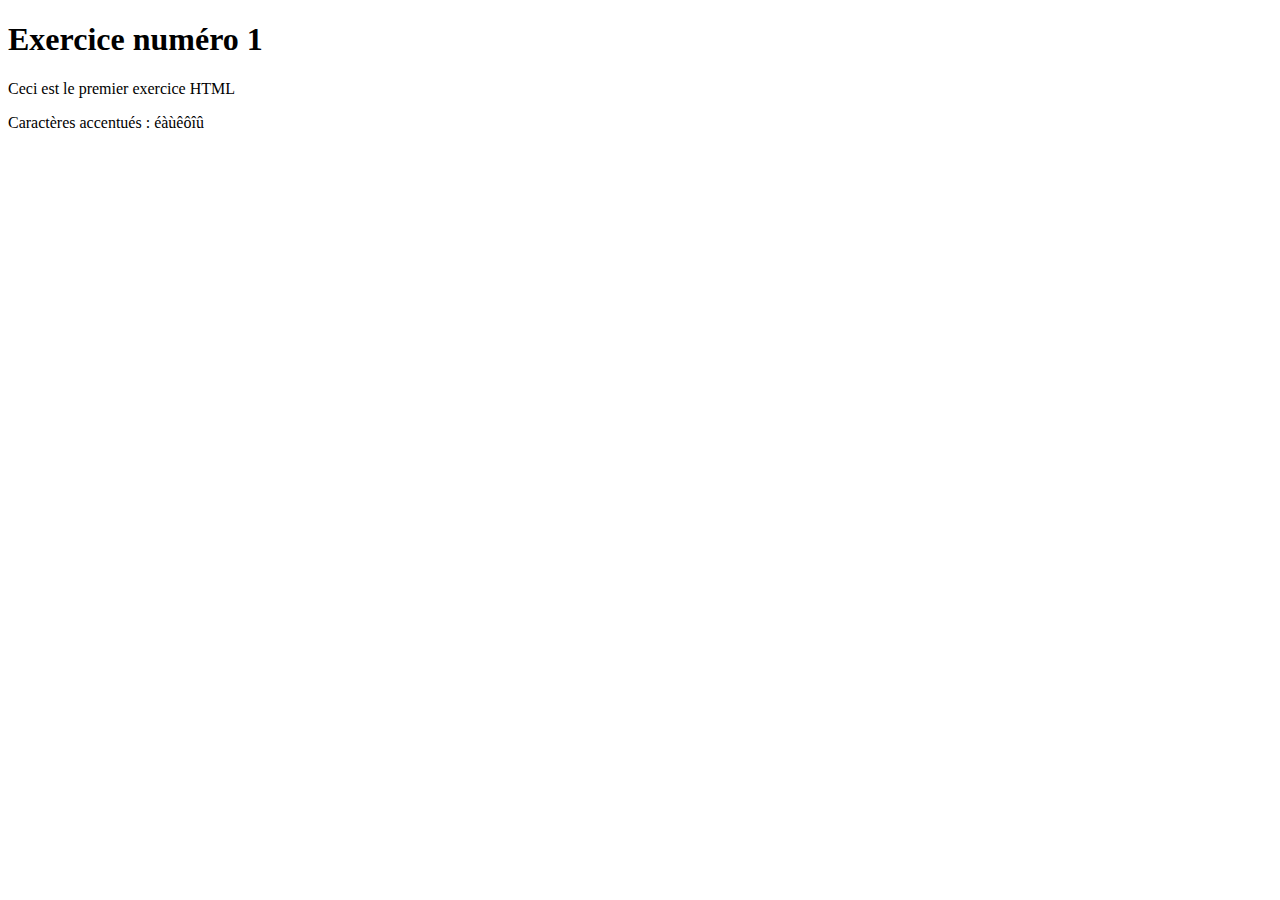
<file: Exercice_1/index.html>
<!DOCTYPE html>
<html>
    <head>
        <meta charset="UTF-8" />
        <title>Exercice numéro 1</title>
    </head>
    <body>
        <h1>Exercice numéro 1</h1>
        <p>Ceci est le premier exercice HTML</p>
        <p>Caractères accentués : éàùêôîû</p>
    </body>
</html>
</file>
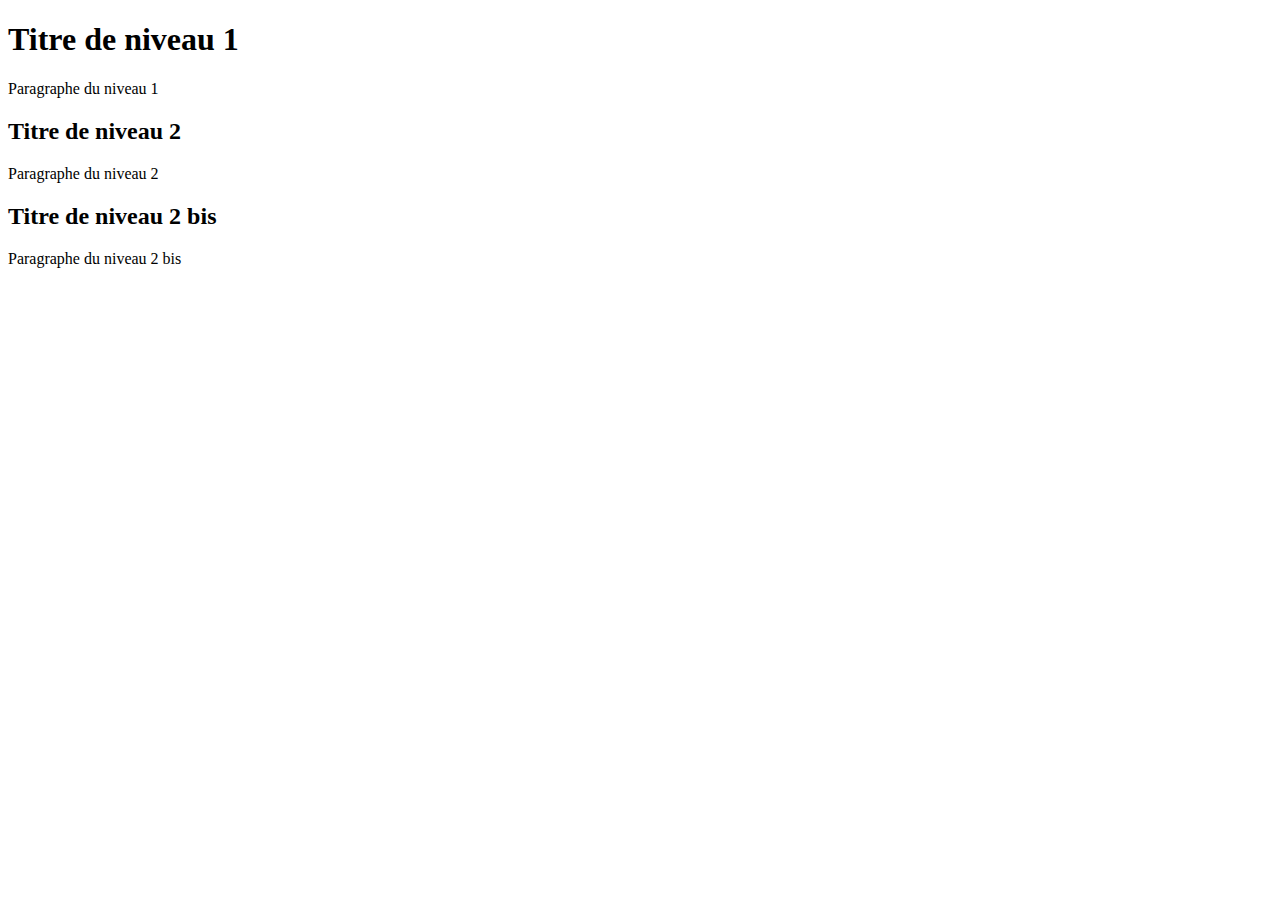
<file: Exercice_2/index.html>
<!DOCTYPE html>
<html>
    <head>

        <meta charset="UTF-8" />
        <title>Exercice numéro 2</title>

    </head>

    <body>

        <h1>Titre de niveau 1</h1>
        <p>Paragraphe du niveau 1</p>

        <h2>Titre de niveau 2</h2>
        <p>Paragraphe du niveau 2</p>

        <h2>Titre de niveau 2 bis</h2>
        <p>Paragraphe du niveau 2 bis</p>

    </body>
</html>
</file>
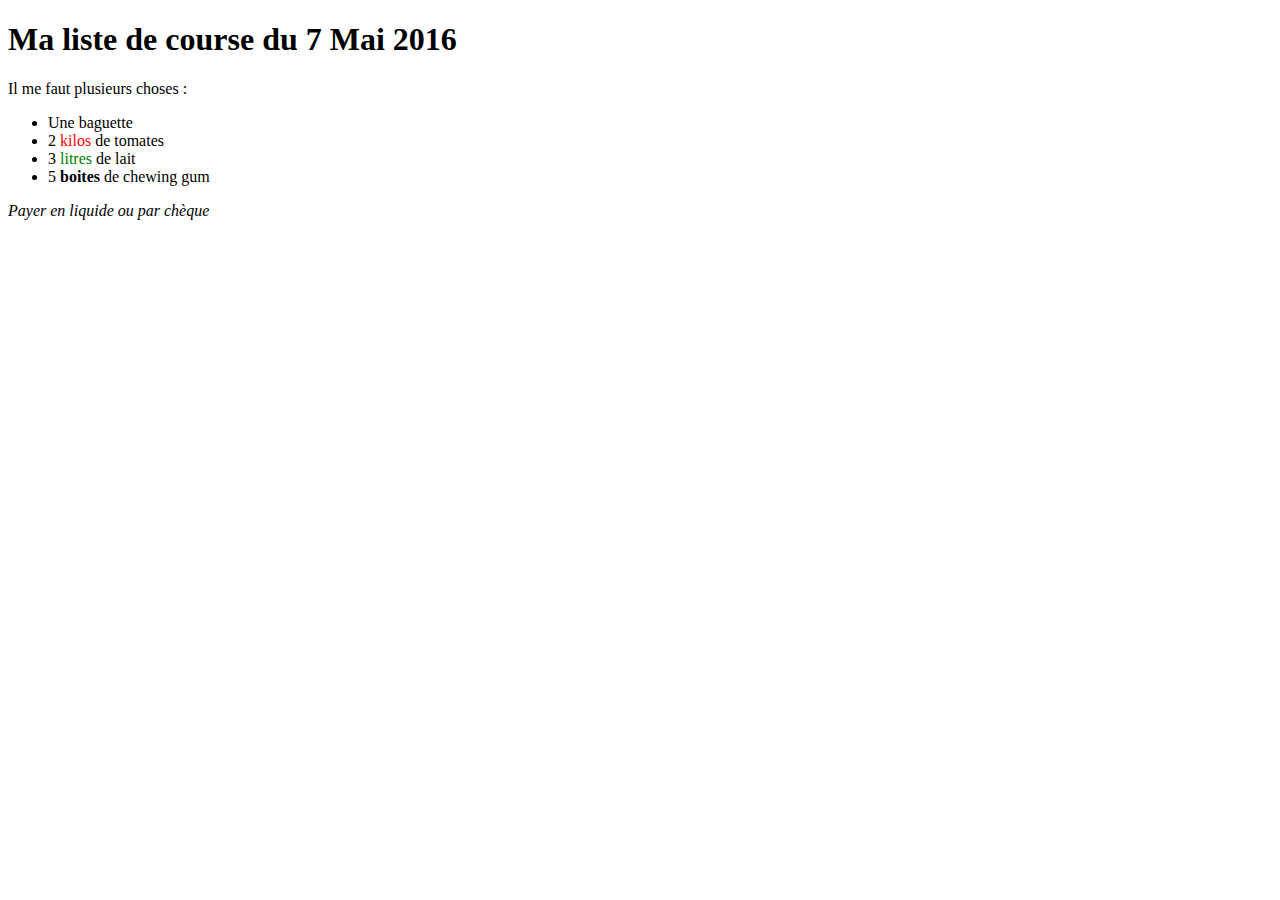
<file: Exercice_3/index.html>
<!DOCTYPE html>
<html>
    <head>

        <meta charset="UTF-8" />
        <title>Exercice numéro 3</title>

    </head>

    <body>

        <h1>Ma liste de course du 7 Mai 2016</h1>

        <p>Il me faut plusieurs choses :</p>

        <ul>
            <li>Une baguette</li>
            <li>2 <span style="color:red">kilos</span> de tomates</li>
            <li>3 <span style="color:green">litres</span> de lait</li>
            <li>5 <b>boites</b> de chewing gum</li>
        </ul>

        <i>Payer en liquide ou par chèque</i>

    </body>
</html>
</file>
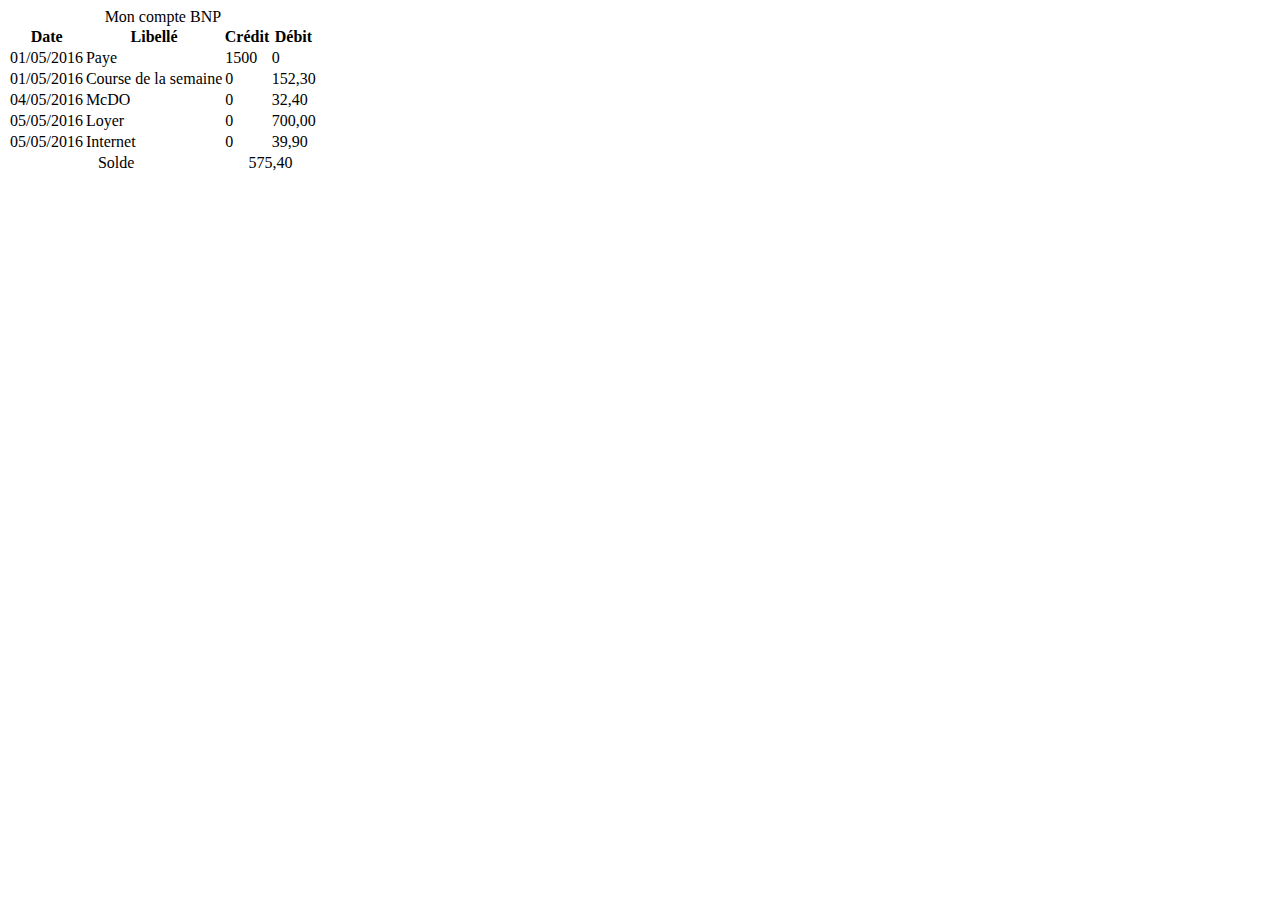
<file: Exercice_5/index.html>
<!DOCTYPE html>
<html>
    <head>

        <meta charset="UTF-8" />
        <title>Exercice numéro 5</title>
        <style type="text/css">
        
            table, td, tr {
                border-collapse: collapse;
                border: 1px solid white;
            }

            .center {
                text-align: center;
            }

        </style>

    </head>

    <body>

        <table>

            <caption>Mon compte BNP</caption>

            <thead>
                <tr>
                    <th>Date</th>
                    <th>Libellé</th>
                    <th>Crédit</th>
                    <th>Débit</th>
                </tr>
            </thead>

            <tbody>
                <tr>
                    <td>01/05/2016</td>
                    <td>Paye</td>
                    <td>1500</td>
                    <td>0</td>
                </tr>

                <tr>
                    <td>01/05/2016</td>
                    <td>Course de la semaine</td>
                    <td>0</td>
                    <td>152,30</td>
                </tr>

                <tr>
                    <td>04/05/2016</td>
                    <td>McDO</td>
                    <td>0</td>
                    <td>32,40</td>
                </tr>

                <tr>
                    <td>05/05/2016</td>
                    <td>Loyer</td>
                    <td>0</td>
                    <td>700,00</td>
                </tr>

                <tr>
                    <td>05/05/2016</td>
                    <td>Internet</td>
                    <td>0</td>
                    <td>39,90</td>
                </tr>
            </tbody>

            <tfoot>
                <tr>
                    <td class="center" colspan="2">Solde</td>
                    <td class="center" colspan="2">575,40</td>
                </tr>
            </tfoot>

        </table>
        
    </body>
</html>
</file>
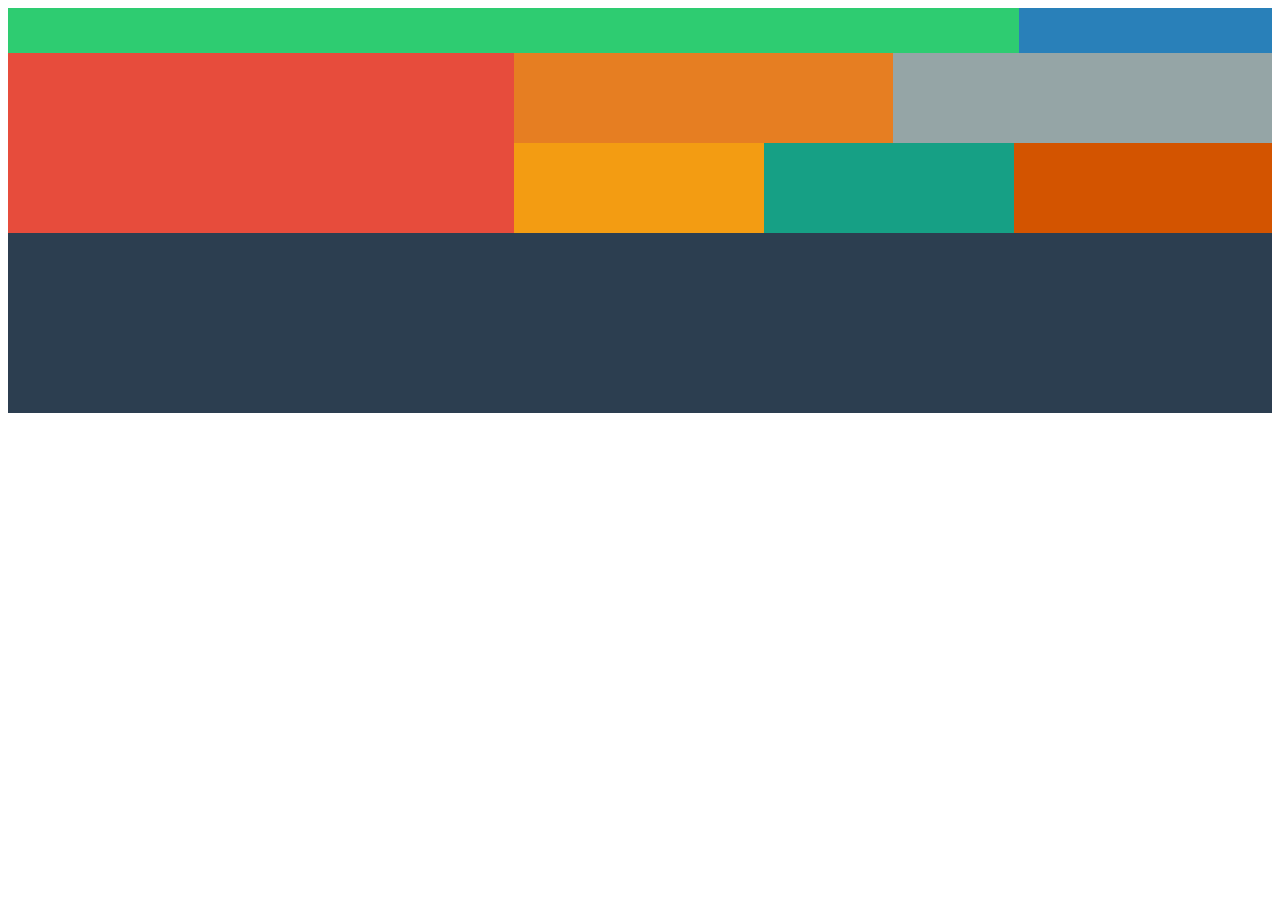
<file: Exercice_6 Correction/index.html>
<!DOCTYPE html>
<html lang="en">
<head>
    <meta charset="UTF-8">
    <meta http-equiv="X-UA-Compatible" content="IE=edge">
    <meta name="viewport" content="width=, initial-scale=1.0">
    <link rel="stylesheet" href="style.css">
    <title>Exercice 6 correction</title>
</head>
<body>
    <div class="main-container">

        <div class="bloc1"></div>
        <div class="bloc2"></div>
        <div class="bloc3"></div>

        <div class="second-container">
            <div class="bloc4"></div>
            <div class="bloc5"></div>
            <div class="bloc6"></div>
            <div class="bloc7"></div>
            <div class="bloc8"></div>
        </div>

        <div class="bloc9"></div>

    </div>

</body>
</html>
</file>
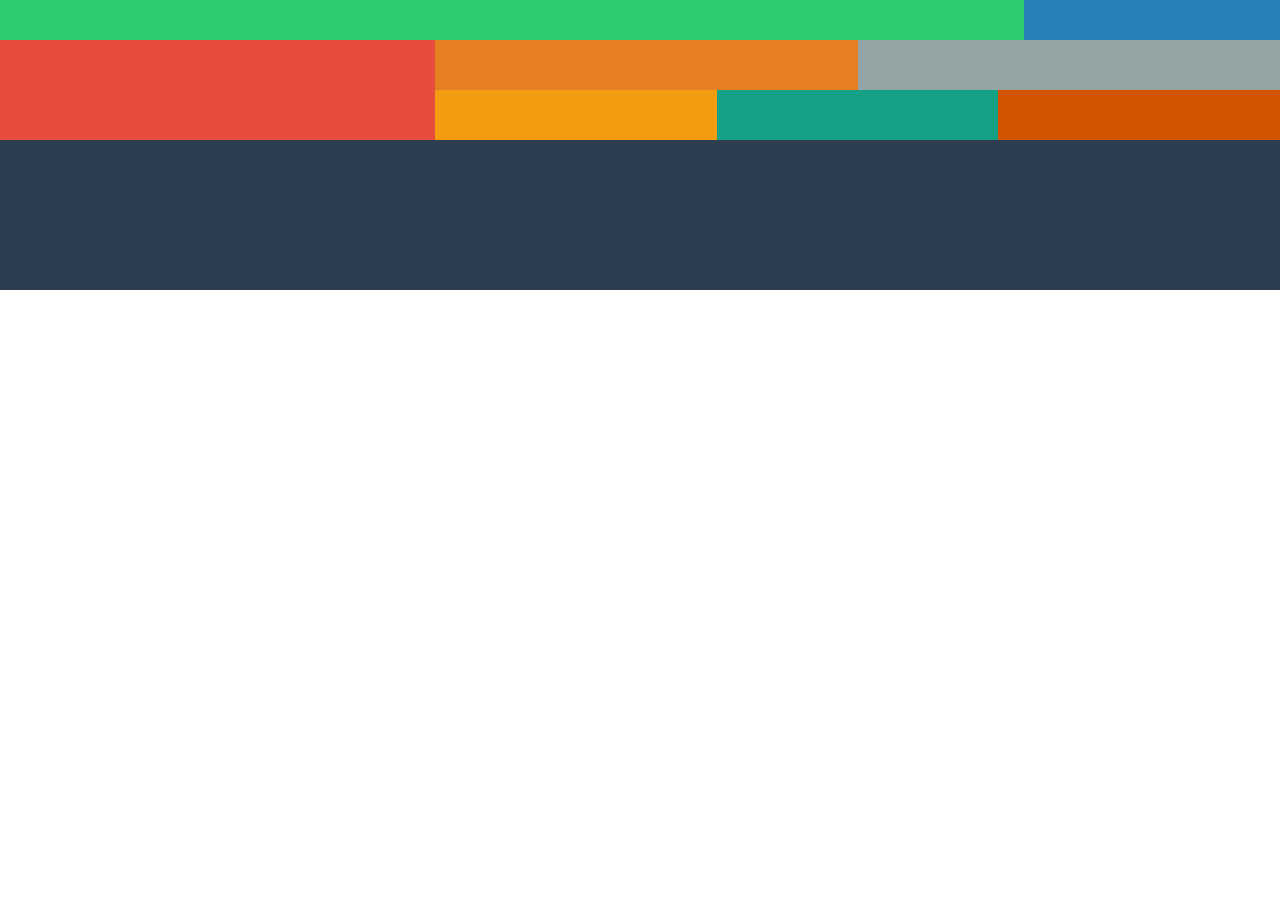
<file: Exercice_6/index.html>
<!DOCTYPE html>
<html>
    <head>

        <meta charset="UTF-8" />
        <title>Exercice numéro 6</title>
        <link rel="stylesheet" href="./assets/css/style.css" />

    </head>

    <body>

        <div class="container container1">
            <span class="vert inlineBlock"></span><span class="bleu inlineBlock"></span>
        </div>

        <div class="container container2">
            <div class="float"></div>
            <div class="first_step">
                <span class="orange inlineBlock"></span><span class="bleu_clair inlineBlock"></span>
            </div>
            <div class="second_step">
                <span class="orange_clair inlineBlock"></span><span class="turquoise inlineBlock"></span><span class="orange_fonce inlineBlock"></span>
            </div>
        </div>

        <div class="container container3"></div>
      
    </body>
</html>
</file>
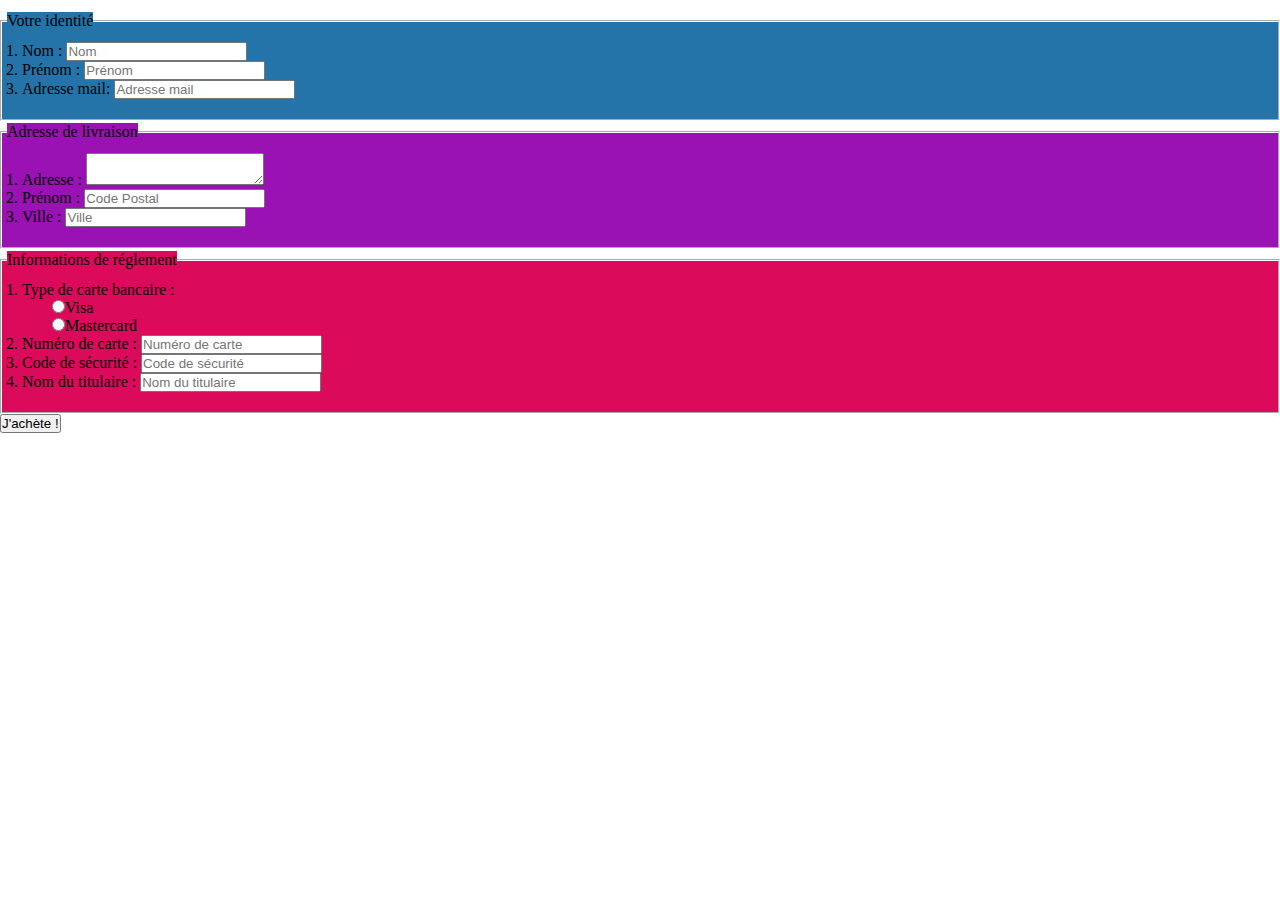
<file: Exercice_7/index.html>
<!DOCTYPE html>
<html>
    <head>

        <meta charset="UTF-8" />
        <title>Exercice numéro 7</title>
        <link rel="stylesheet" href="./assets/css/style.css" />

    </head>

    <body>

        <form action="action.html" method="POST">

            
            <div class="container container_identity">
                <span class="title_bloc1 absolute">Votre identité</span>
                <ol>
                    <li>
                        <label for="name">Nom :</label>
                        <input type="text" id="name" name="user_name" placeholder="Nom" />
                    </li>
                    <li>
                        <label for="surname">Prénom :</label>
                        <input type="text" id="surname" name="user_surname" placeholder="Prénom" />
                    </li>
                    <li>
                        <label for="mail">Adresse mail:</label>
                        <input type="text" id="mail" name="user_mail" placeholder="Adresse mail" />
                    </li>
                </ol>
            </div>

            
            <div class="container container_livraison">
                <span class="title_bloc2 absolute">Adresse de livraison</span>
                <ol>
                    <li>
                        <label for="adress">Adresse :</label>
                        <textarea id="adress" name="adress"></textarea>
                    </li>
                    <li>
                        <label for="codepostal">Prénom :</label>
                        <input type="text" id="codepostal" name="codepostal" placeholder="Code Postal" />
                    </li>
                    <li>
                        <label for="ville">Ville :</label>
                        <input type="text" id="country" name="user_country" placeholder="Ville" />
                    </li>
                </ol>
            </div>

            
            <div class="container container_infopay">
                <span class="title_bloc3 absolute">Informations de réglement</span>
                <ol>
                    <li>
                        <label for="number_card">Type de carte bancaire :</label><br>
                        <input id="visa" type="radio" name="type_card" value="visa">Visa<br>
                        <input id="mastercard" type="radio" name="type_card" value="mastercard">Mastercard<br>
                    </li>
                    <li>
                        <label for="number_card">Numéro de carte :</label>
                        <input type="text" id="number_card" name="user_number_card" placeholder="Numéro de carte" />
                    </li>
                    <li>
                        <label for="code_security">Code de sécurité :</label>
                        <input type="text" id="code_security" name="user_code_security" placeholder="Code de sécurité" />
                    </li>
                    <li>
                        <label for="card_name">Nom du titulaire :</label>
                        <input type="text" id="card_name" name="user_card_name" placeholder="Nom du titulaire" />
                    </li>
                </ol>
            </div>

            <input type="submit" value="J'achète !">

        </form>


    </body>
</html>
</file>
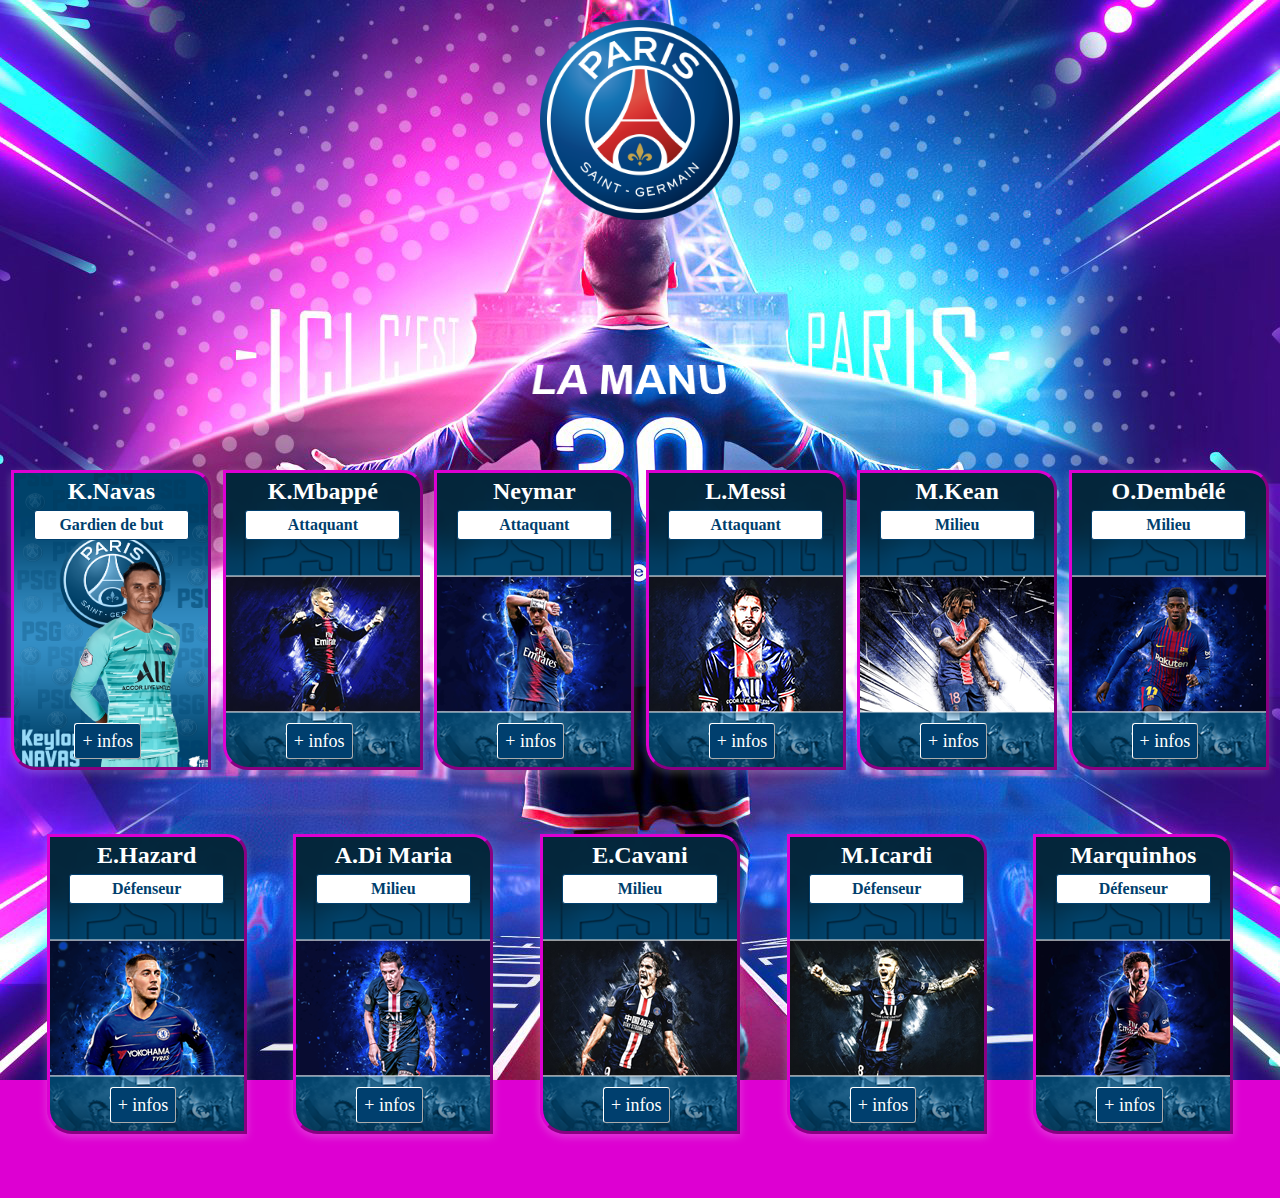
<file: TP_Card_PSG/index.html>
<!DOCTYPE html>
<html lang="fr">

<head>

    <meta charset="UTF-8">
    <meta http-equiv="X-UA-Compatible" content="IE=edge">
    <meta name="viewport" content="width=device-width, initial-scale=1.0">
    <link rel="stylesheet" href="style.css" type="text/css">

    <title>TP Card PSG</title>

</head>

<body>

    <h1><img class="logo" src="./img/logopsg.png" title="logo paris saint germain" alt="paris saint germain" width="200px" height="200px"></h1>

    <div class="main-container">

        <div class="items navas">
            <h2>K.Navas</h2>
            <p class="poste">Gardien de but</p>
            <p class="details"><a href="#" target="_blank">+ infos</a></p>
        </div>

        <div class="items bappe">
            <h2>K.Mbappé</h2>
            <p class="poste">Attaquant</p>
            <p class="details"><a href="#">+ infos</a></p>
        </div>

        <div class="items neymar">
            <h2>Neymar</h2>
            <p class="poste">Attaquant</p>
            <p class="details"><a href="#">+ infos</a></p>
        </div>

        <div class="items messi">
            <h2>L.Messi</h2>
            <p class="poste">Attaquant</p>
            <p class="details"><a href="#">+ infos</a></p>
        </div>

        <div class="items kean">
            <h2>M.Kean</h2>
            <p class="poste">Milieu</p>
            <p class="details"><a href="#">+ infos</a></p>
        </div>

        <div class="items dembele">
            <h2>O.Dembélé</h2>
            <p class="poste">Milieu</p>
            <p class="details"><a href="#">+ infos</a></p>
        </div>

        <div class="items hazard">
            <h2>E.Hazard</h2>
            <p class="poste">Défenseur</p>
            <p class="details"><a href="#">+ infos</a></p>
        </div>

        <div class="items dimaria">
            <h2>A.Di Maria</h2>
            <p class="poste">Milieu</p>
            <p class="details"><a href="#">+ infos</a></p>
        </div>

        <div class="items cavani">
            <h2>E.Cavani</h2>
            <p class="poste">Milieu</p>
            <p class="details"><a href="#">+ infos</a></p>
        </div>

        <div class="items icardi">
            <h2>M.Icardi</h2>
            <p class="poste">Défenseur</p>
            <p class="details"><a href="#">+ infos</a></p>
        </div>

        <div class="items marquinhos">
            <h2>Marquinhos</h2>
            <p class="poste">Défenseur</p>
            <p class="details"><a href="#">+ infos</a></p>
        </div>

    </div>

</body>

</html>
</file>
<file: Exercice_6 Correction/style.css>
.main-container {
    display: flex;
    flex-wrap: wrap;
}

.bloc1{
    background-color: #2ECC71;
    height: 5vh;
    width: 80%;
}

.bloc2{
    background-color: #2980B9;
    height: 5vh;
    width: 20%;
}

.bloc3{
    background-color: #E74C3C;
    height: 20vh;
    width: 40%;
}

.second-container {
    display: flex;
    flex-wrap: wrap;
    width: 60%;
}
.bloc4{
    background-color: #E67E22;
    height: 10vh;
    width: 50%;
}
.bloc5{
    background-color: #95A5A6;
    height: 10vh;
    width: 50%;
}
.bloc6{
    background-color: #F39C12;
    height: 10vh;
    width: 33%;
}
.bloc7{
    background-color: #16A085;
    height: 10vh;
    width: 33%;
}
.bloc8{
    background-color: #D35400;
    height: 10vh;
    width: 34%;
}
.bloc9{
    background-color: #2C3E50;
    height: 20vh;
    width: 100%;
}
</file>
<file: Exercice_6/assets/css/style.css>
*, html {
    margin: 0px;
    padding: 0px;
    box-sizing: border-box;
}

.container {
    width: 100%;
}

.container1 {
    height: 40px;
}

.container2 {
    height: 100px;
}

.container3 {
    clear: left;
    background-color: #2C3E50;
    height: 150px;
}

.inlineBlock {
    display: inline-block;
}

.vert {
    background-color: #2ECC71;
    width: 80%;
    height: 40px;
}

.bleu {
    background-color: #2980B9;
    width: 20%;
    height: 40px;
}

.orange {
    background-color: #E67E22;
    width: 33%;
    height: 50px;
}

.bleu_clair {
    background-color: #95A5A6;
    width: 33%;
    height: 50px;
}

.orange_clair {
    background-color: #F39C12;
    width: 22%;
    height: 50px;
}

.turquoise {
    background-color: #16A085;
    width: 22%;
    height: 50px;
}

.orange_fonce {
    background-color: #D35400;
    width: 22%;
    height: 50px;
}

.float {
    background-color: #E74C3C;
    height: 100%;
    float: left;
    width: 34%;
}

.first_step {
    width: 100%;
    height: 50%;
}

.second_step {
    width: 100%;
    height: 50%;
}
</file>
<file: Exercice_7/assets/css/style.css>
/* Couleur hexa des trois div primaires

Bleu : #2574A9

Violet : #9A12B3

Rose: #DB0A5B

*/

*, html {
    margin: 0px;
    padding: 0px;
    box-sizing: border-box;
}

.container {
    position: relative;
    border: 2px groove white;
    padding: 20px;
    margin-bottom: 10px;
}

.absolute {
    position: absolute;
    top: -10px;
    left: 5px;
}

.title_bloc1 {
    background-color: #2574A9;
}
.container_identity {
    background-color: #2574A9;
    margin-top: 20px;
}

.title_bloc2 {
    background-color: #9A12B3;
}
.container_livraison {
    background-color: #9A12B3;
}

.title_bloc3 {
    background-color: #DB0A5B;
}
.container_infopay {
    background-color: #DB0A5B;
    margin-bottom: 0px;
}

#visa, #mastercard {
    margin-left: 30px;
}
</file>
<file: TP_Card_PSG/style.css>
*, html {
    margin: 0;
    box-sizing: border-box;
}

body {
    background: fixed top no-repeat url("./img/bg.jpg");
    background-color: #dd00d2;
}

.logo {
    display: block; 
    margin: 20px auto;
    transition: transform .2s;
}

.logo:hover {
    transform: scale(3);
}

.main-container {
    display: flex;
    flex-wrap: wrap;
    justify-content: space-evenly;
    margin-top: 250px;
}

h1 {
    text-align: center;
}

h2 {
    font-style: normal;
    font-family: Georgia, 'Times New Roman', Times, serif;
    color: white;
    text-align: center;
    padding: 5px;
}

.items {
    position: relative;
    flex-basis: 200px;
    margin-bottom: 5%;
    border-radius: 0px 20px 0px 25px;
    box-shadow: rgba(240, 240, 240, 0.24) 0px 3px 8px;
    border: 3px outset #dd00d2;
    height: 300px;
    transition: transform .2s;
}

.items:hover {
    transform: scale(1.2);
  }

.navas {
    background-image: url("./img/navas.png");
    background-size: 200px 300px;
}

.bappe {
    background-image: url("./img/bappe.png");
    background-size: 200px 300px;
}

.kean {
    background-image: url("./img/moisekean.png");
    background-size: 200px 300px;
}

.messi {
    background-image: url("./img/messi.png");
    background-size: 200px 300px;
}

.neymar {
    background-image: url("./img/neymar.png");
    background-size: 200px 300px;
}

.dembele {
    background-image: url("./img/ousmanedembele.png");
    background-size: 200px 300px;
}

.hazard {
    background-image: url("./img/edenhazard.png");
    background-size: 200px 300px;
}

.icardi {
    background-image: url("./img/mauroicardi.png");
    background-size: 200px 300px;
}

.dimaria {
    background-image: url("./img/angeldimaria.png");
    background-size: 200px 300px;
}

.cavani {
    background-image: url("./img/edinsoncavani.png");
    background-size: 200px 300px;
}

.marquinhos {
    background-image: url("./img/marquinhos.png");
    background-size: 200px 300px;
}

.poste {
    width: 80%;
    margin: auto;
    background-color: white;
    border-radius: 3px;
    border: 1px solid #003F6E;
    padding: 5px;
    color: #003F6E;
    font-family: Georgia, 'Times New Roman', Times, serif;
    text-align: center;
    font-weight: bold;

}

.details {
    position: absolute;
    bottom: 0px;
    left:60px;
    margin-bottom: 15px;
}

a {
    text-align: center;
    color: white;
    font-family: Georgia, 'Times New Roman', Times, serif;
    font-size: 18px;
    background: #003F6E;
    border-radius: 3px;
    border: 1px outset white;
    padding: 7px;
    text-decoration: none;
}

.details a:hover {
    background-color: #dd00d2;
}
</file>
